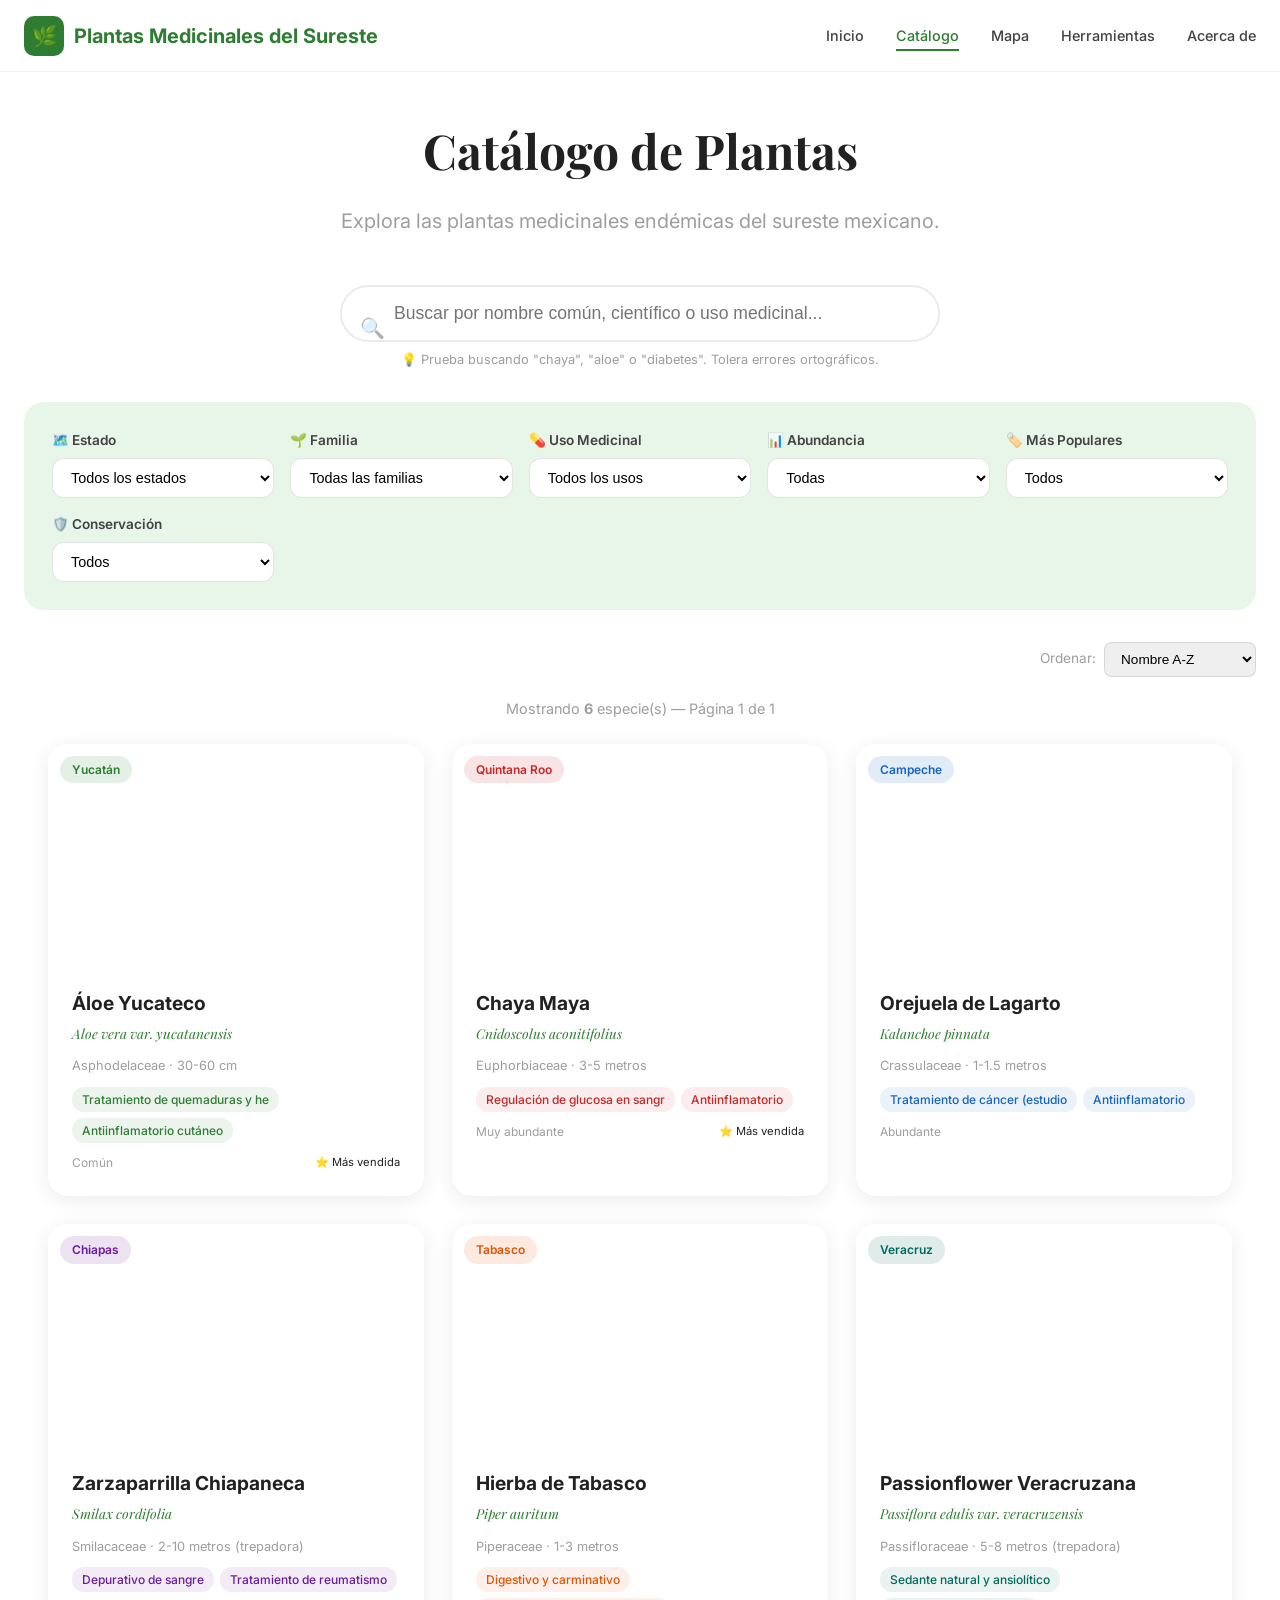
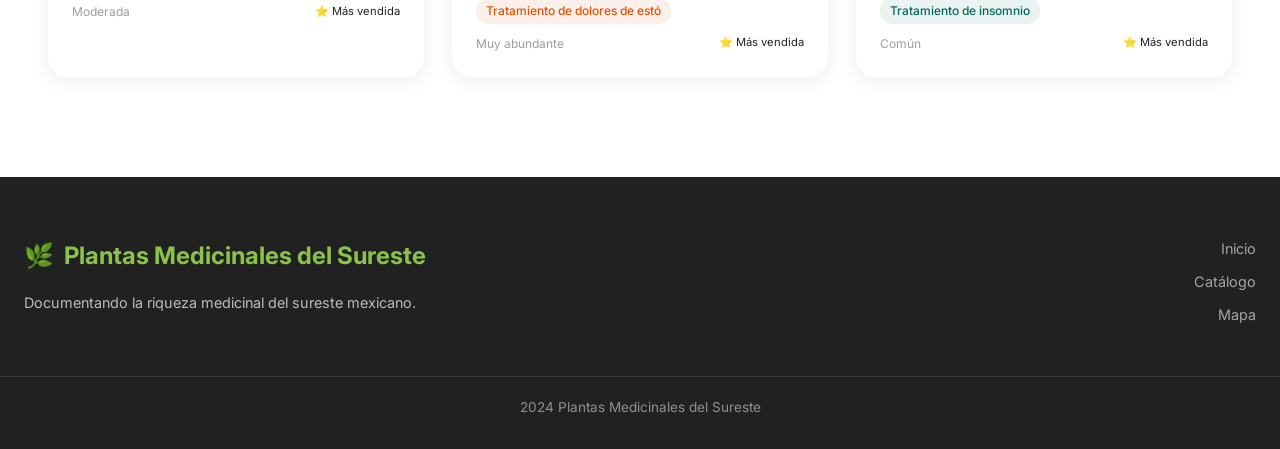
<file: pages/catalogo.html>
<!DOCTYPE html>
<html lang="es">
<head>
  <meta charset="UTF-8">
  <meta name="viewport" content="width=device-width, initial-scale=1.0">
  <title>Catálogo - Plantas Medicinales del Sureste</title>
  <meta name="description" content="Catálogo de plantas medicinales endémicas del sureste mexicano con filtros avanzados.">
  
  <link rel="preconnect" href="https://fonts.googleapis.com">
  <link href="https://fonts.googleapis.com/css2?family=Inter:wght@300;400;500;600;700;800&family=Playfair+Display:wght@400;500;600;700&display=swap" rel="stylesheet">
  
  <link rel="stylesheet" href="../css/style.css">
  <link rel="stylesheet" href="../css/animations.css">
  
  <style>
    body { font-family: 'Inter', sans-serif; }
    .font-display { font-family: 'Playfair Display', serif; }
    
    /* Filtros */
    .filtros-panel {
      background: var(--color-estado-muy-claro);
      border-radius: var(--borde-radio-lg);
      padding: 28px;
      margin-bottom: 32px;
      transition: all 0.5s ease;
    }
    
    .filtros-grid {
      display: grid;
      grid-template-columns: repeat(auto-fit, minmax(200px, 1fr));
      gap: 16px;
    }
    
    .filtro-group label {
      display: block;
      font-size: 0.85rem;
      font-weight: 600;
      color: var(--gris-oscuro);
      margin-bottom: 6px;
    }
    
    .filtro-group select,
    .filtro-group input {
      width: 100%;
      padding: 10px 14px;
      border: 1px solid rgba(0,0,0,0.1);
      border-radius: var(--borde-radio);
      font-size: 0.9rem;
      background: var(--blanco);
      transition: var(--transicion-suave);
    }
    
    .filtro-group select:focus,
    .filtro-group input:focus {
      outline: none;
      border-color: var(--color-estado);
      box-shadow: 0 0 0 3px rgba(46, 125, 50, 0.1);
    }
    
    /* Buscador */
    .buscador-container {
      max-width: 600px;
      margin: 0 auto 32px;
      position: relative;
    }
    
    .buscador-input {
      width: 100%;
      padding: 16px 24px 16px 52px;
      font-size: 1.1rem;
      border: 2px solid rgba(0,0,0,0.08);
      border-radius: 50px;
      background: var(--blanco);
      transition: var(--transicion-suave);
    }
    
    .buscador-input:focus {
      outline: none;
      border-color: var(--color-estado);
      box-shadow: 0 0 0 4px rgba(46, 125, 50, 0.1), 0 8px 25px rgba(0,0,0,0.08);
    }
    
    .buscador-icono {
      position: absolute;
      left: 20px;
      top: 50%;
      transform: translateY(-50%);
      font-size: 1.25rem;
      opacity: 0.5;
    }
    
    .buscador-hint {
      text-align: center;
      font-size: 0.8rem;
      color: var(--gris-medio);
      margin-top: 8px;
    }
    
    /* Paginación */
    .paginacion {
      display: flex;
      justify-content: center;
      align-items: center;
      gap: 8px;
      margin-top: 40px;
      flex-wrap: wrap;
    }
    
    .paginacion-btn {
      padding: 10px 16px;
      border: 1px solid rgba(0,0,0,0.1);
      background: var(--blanco);
      border-radius: var(--borde-radio);
      cursor: pointer;
      font-size: 0.9rem;
      font-weight: 500;
      transition: var(--transicion-suave);
      color: var(--gris-oscuro);
    }
    
    .paginacion-btn:hover {
      background: var(--color-estado-muy-claro);
      border-color: var(--color-estado);
      color: var(--color-estado);
    }
    
    .paginacion-btn.activo {
      background: var(--color-estado);
      color: var(--blanco);
      border-color: var(--color-estado);
    }
    
    .paginacion-btn:disabled {
      opacity: 0.4;
      cursor: not-allowed;
    }
    
    /* Resultados info */
    .resultados-info {
      text-align: center;
      margin-bottom: 24px;
      color: var(--gris-medio);
      font-size: 0.9rem;
    }
    
    /* Sin resultados */
    .sin-resultados {
      text-align: center;
      padding: 60px 20px;
      color: var(--gris-medio);
    }
    
    .sin-resultados-icono {
      font-size: 4rem;
      margin-bottom: 16px;
      opacity: 0.5;
    }
    
    /* Decoración estado */
    .decoracion-lateral {
      position: fixed;
      right: -20px;
      top: 50%;
      transform: translateY(-50%);
      width: 100px;
      height: 400px;
      opacity: 0;
      pointer-events: none;
      z-index: 0;
      transition: opacity 0.8s ease;
      font-size: 6rem;
      display: flex;
      align-items: center;
      justify-content: center;
      filter: blur(1px);
    }
    
    .decoracion-lateral.visible {
      opacity: 0.08;
    }
    
    /* Cuerpo decorativo */
    body.tema-activo .seccion {
      position: relative;
      z-index: 1;
    }
    
    /* Ordenar */
    .ordenar-container {
      display: flex;
      justify-content: flex-end;
      gap: 8px;
      margin-bottom: 20px;
      align-items: center;
    }
    
    .ordenar-label {
      font-size: 0.85rem;
      color: var(--gris-medio);
    }
    
    @media (max-width: 768px) {
      .decoracion-lateral {
        display: none;
      }
      .filtros-grid {
        grid-template-columns: 1fr;
      }
    }
  </style>
</head>
<body>

  <!-- Header -->
  <header class="header">
    <div class="contenedor">
      <a href="../index.html" class="logo">
        <div class="logo-icono">🌿</div>
        <span>Plantas Medicinales del Sureste</span>
      </a>
      
      <nav class="nav">
        <a href="../index.html">Inicio</a>
        <a href="catalogo.html" class="activo">Catálogo</a>
        <a href="mapa.html">Mapa</a>
        <a href="herramientas.html">Herramientas</a>
        <a href="acerca_de.html">Acerca de</a>
      </nav>
      
      <button class="menu-toggle" aria-label="Menú">☰</button>
    </div>
  </header>

  <!-- Decoración lateral por estado -->
  <div class="decoracion-lateral" id="decoracionLateral"></div>

  <!-- Contenido principal -->
  <main style="padding-top: calc(var(--header-altura) + 40px); min-height: 100vh;">
    <div class="contenedor">
      
      <!-- Título -->
      <div style="text-align: center; margin-bottom: 40px;">
        <h1 class="titulo-seccion reveal font-display">Catálogo de Plantas</h1>
        <p class="subtitulo-seccion reveal">
          Explora las plantas medicinales endémicas del sureste mexicano.
        </p>
      </div>
      
      <!-- Buscador -->
      <div class="buscador-container reveal delay-1">
        <span class="buscador-icono">🔍</span>
        <input type="text" 
               class="buscador-input" 
               id="buscadorCatalogo" 
               placeholder="Buscar por nombre común, científico o uso medicinal..."
               autocomplete="off">
        <p class="buscador-hint">💡 Prueba buscando "chaya", "aloe" o "diabetes". Tolera errores ortográficos.</p>
      </div>
      
      <!-- Filtros -->
      <div class="filtros-panel reveal delay-2" id="filtrosPanel">
        <div class="filtros-grid">
          <div class="filtro-group">
            <label>🗺️ Estado</label>
            <select id="filtroEstado">
              <option value="">Todos los estados</option>
              <option value="yucatan">Yucatán</option>
              <option value="qroo">Quintana Roo</option>
              <option value="campeche">Campeche</option>
              <option value="chiapas">Chiapas</option>
              <option value="tabasco">Tabasco</option>
              <option value="veracruz">Veracruz</option>
            </select>
          </div>
          
          <div class="filtro-group">
            <label>🌱 Familia</label>
            <select id="filtroFamilia">
              <option value="">Todas las familias</option>
            </select>
          </div>
          
          <div class="filtro-group">
            <label>💊 Uso Medicinal</label>
            <select id="filtroUso">
              <option value="">Todos los usos</option>
              <option value="digestivo">Digestivo</option>
              <option value="antiinflamatorio">Antiinflamatorio</option>
              <option value="cicatrizante">Cicatrizante</option>
              <option value="sedante">Sedante/Ansiolítico</option>
              <option value="diabetes">Diabetes</option>
              <option value="dermatologico">Dermatológico</option>
              <option value="reumatismo">Reumatismo</option>
            </select>
          </div>
          
          <div class="filtro-group">
            <label>📊 Abundancia</label>
            <select id="filtroAbundancia">
              <option value="">Todas</option>
              <option value="Muy abundante">Muy abundante</option>
              <option value="Abundante">Abundante</option>
              <option value="Común">Común</option>
              <option value="Moderada">Moderada</option>
              <option value="Escasa">Escasa</option>
            </select>
          </div>
          
          <div class="filtro-group">
            <label>🏷️ Más Populares</label>
            <select id="filtroPopular">
              <option value="">Todos</option>
              <option value="populares">Más populares</option>
              <option value="mas_vendidas">Más vendidas</option>
            </select>
          </div>
          
          <div class="filtro-group">
            <label>🛡️ Conservación</label>
            <select id="filtroConservacion">
              <option value="">Todos</option>
              <option value="LC">Preocupación menor (LC)</option>
              <option value="NT">Casi amenazada (NT)</option>
              <option value="VU">Vulnerable (VU)</option>
            </select>
          </div>
        </div>
      </div>
      
      <!-- Ordenar y resultados -->
      <div class="ordenar-container">
        <span class="ordenar-label">Ordenar:</span>
        <select id="ordenarPor" style="padding: 8px 12px; border: 1px solid rgba(0,0,0,0.1); border-radius: 8px; font-size: 0.85rem;">
          <option value="nombre">Nombre A-Z</option>
          <option value="nombre_desc">Nombre Z-A</option>
          <option value="estado">Estado</option>
          <option value="fecha">Fecha de registro</option>
        </select>
      </div>
      
      <div class="resultados-info" id="resultadosInfo"></div>
      
      <!-- Grid de plantas -->
      <div class="catalogo-grid" id="catalogoGrid">
        <div class="sin-resultados">
          <div class="sin-resultados-icono">🌿</div>
          <p>Cargando plantas...</p>
        </div>
      </div>
      
      <!-- Paginación -->
      <div class="paginacion" id="paginacion"></div>
      
    </div>
  </main>

  <!-- Footer -->
  <footer class="footer" style="margin-top: 60px;">
    <div class="footer-grid" style="grid-template-columns: 1fr 1fr; gap: 20px; padding: 0 24px;">
      <div>
        <div class="footer-logo"><span>🌿</span> Plantas Medicinales del Sureste</div>
        <p class="footer-desc">Documentando la riqueza medicinal del sureste mexicano.</p>
      </div>
      <div style="text-align: right;">
        <div class="footer-links">
          <a href="../index.html">Inicio</a>
          <a href="catalogo.html">Catálogo</a>
          <a href="mapa.html">Mapa</a>
        </div>
      </div>
    </div>
    <div class="footer-bottom">
      <p> 2024 Plantas Medicinales del Sureste</p>
    </div>
  </footer>

  <script src="../js/main.js"></script>
  <script src="../js/catalogo.js"></script>
</body>
</html>
</file>
<file: css/style.css>
/* ============================================
   PLANTAS MEDICINALES DEL SURESTE
   Hoja de estilos principal
   ============================================ */

/* --- Reset y variables --- */
:root {
  /* Colores base */
  --verde-principal: #2E7D32;
  --verde-oscuro: #1B5E20;
  --verde-claro: #A5D6A7;
  --verde-muy-claro: #E8F5E9;
  --verde-lima: #8BC34A;
  --blanco: #FFFFFF;
  --gris-claro: #F5F5F5;
  --gris-medio: #9E9E9E;
  --gris-oscuro: #424242;
  --negro: #212121;
  
  /* Colores de estado (dinámicos por JS) */
  --color-estado: var(--verde-principal);
  --color-estado-claro: var(--verde-claro);
  --color-estado-muy-claro: var(--verde-muy-claro);
  
  /* Tipografía */
  --fuente-principal: 'Segoe UI', system-ui, -apple-system, sans-serif;
  --fuente-display: 'Georgia', 'Times New Roman', serif;
  
  /* Espaciado */
  --header-altura: 72px;
  --seccion-padding: 80px 0;
  --contenedor-max: 1280px;
  
  /* Bordes */
  --borde-radio: 12px;
  --borde-radio-lg: 20px;
  --borde-radio-sm: 8px;
  
  /* Sombras */
  --sombra-suave: 0 4px 20px rgba(0,0,0,0.08);
  --sombra-media: 0 8px 30px rgba(0,0,0,0.12);
  --sombra-fuerte: 0 12px 40px rgba(0,0,0,0.18);
  
  /* Transiciones */
  --transicion-suave: all 0.3s cubic-bezier(0.4, 0, 0.2, 1);
}

* {
  margin: 0;
  padding: 0;
  box-sizing: border-box;
}

html {
  scroll-behavior: smooth;
}

body {
  font-family: var(--fuente-principal);
  color: var(--negro);
  background: var(--blanco);
  line-height: 1.6;
  overflow-x: hidden;
}

a {
  text-decoration: none;
  color: inherit;
}

ul {
  list-style: none;
}

img {
  max-width: 100%;
  height: auto;
  display: block;
}

/* --- Utilidades --- */
.contenedor {
  max-width: var(--contenedor-max);
  margin: 0 auto;
  padding: 0 24px;
}

.seccion {
  padding: var(--seccion-padding);
}

.titulo-seccion {
  font-size: clamp(2rem, 4vw, 3rem);
  font-weight: 700;
  color: var(--negro);
  margin-bottom: 1rem;
  text-align: center;
}

.subtitulo-seccion {
  font-size: clamp(1rem, 2vw, 1.25rem);
  color: var(--gris-medio);
  text-align: center;
  max-width: 600px;
  margin: 0 auto 3rem;
}

.btn-principal {
  display: inline-flex;
  align-items: center;
  gap: 8px;
  padding: 14px 32px;
  background: var(--color-estado);
  color: var(--blanco);
  border: none;
  border-radius: var(--borde-radio);
  font-size: 1rem;
  font-weight: 600;
  cursor: pointer;
  transition: var(--transicion-suave);
  box-shadow: 0 4px 15px rgba(46, 125, 50, 0.3);
}

.btn-principal:hover {
  transform: translateY(-2px);
  box-shadow: 0 6px 20px rgba(46, 125, 50, 0.4);
  filter: brightness(1.1);
}

.btn-secundario {
  display: inline-flex;
  align-items: center;
  gap: 8px;
  padding: 14px 32px;
  background: transparent;
  color: var(--color-estado);
  border: 2px solid var(--color-estado);
  border-radius: var(--borde-radio);
  font-size: 1rem;
  font-weight: 600;
  cursor: pointer;
  transition: var(--transicion-suave);
}

.btn-secundario:hover {
  background: var(--color-estado);
  color: var(--blanco);
}

.badge {
  display: inline-block;
  padding: 4px 12px;
  background: var(--color-estado-muy-claro);
  color: var(--color-estado);
  border-radius: 20px;
  font-size: 0.75rem;
  font-weight: 600;
}

/* --- Header/Navbar --- */
.header {
  position: fixed;
  top: 0;
  left: 0;
  right: 0;
  height: var(--header-altura);
  background: rgba(255, 255, 255, 0.95);
  backdrop-filter: blur(20px);
  -webkit-backdrop-filter: blur(20px);
  z-index: 1000;
  border-bottom: 1px solid rgba(0,0,0,0.05);
  transition: var(--transicion-suave);
}

.header-scrolled {
  box-shadow: 0 2px 20px rgba(0,0,0,0.08);
}

.header .contenedor {
  display: flex;
  align-items: center;
  justify-content: space-between;
  height: 100%;
}

.logo {
  display: flex;
  align-items: center;
  gap: 10px;
  font-weight: 700;
  font-size: 1.25rem;
  color: var(--color-estado);
}

.logo-icono {
  width: 40px;
  height: 40px;
  background: var(--color-estado);
  border-radius: 10px;
  display: flex;
  align-items: center;
  justify-content: center;
  color: white;
  font-size: 1.25rem;
}

.nav {
  display: flex;
  align-items: center;
  gap: 32px;
}

.nav a {
  font-size: 0.9rem;
  font-weight: 500;
  color: var(--gris-oscuro);
  transition: var(--transicion-suave);
  position: relative;
}

.nav a::after {
  content: '';
  position: absolute;
  bottom: -4px;
  left: 0;
  width: 0;
  height: 2px;
  background: var(--color-estado);
  transition: width 0.3s ease;
}

.nav a:hover {
  color: var(--color-estado);
}

.nav a:hover::after {
  width: 100%;
}

.nav a.activo {
  color: var(--color-estado);
}

.nav a.activo::after {
  width: 100%;
}

.menu-toggle {
  display: none;
  background: none;
  border: none;
  font-size: 1.5rem;
  cursor: pointer;
  color: var(--gris-oscuro);
}

/* --- Hero Aurora Boreal --- */
.hero {
  position: relative;
  min-height: 100vh;
  display: flex;
  align-items: center;
  overflow: hidden;
  background: var(--negro);
}

.aurora-bg {
  position: absolute;
  inset: 0;
  background: 
    radial-gradient(ellipse at 20% 50%, rgba(46, 125, 50, 0.4) 0%, transparent 50%),
    radial-gradient(ellipse at 80% 20%, rgba(139, 195, 74, 0.3) 0%, transparent 50%),
    radial-gradient(ellipse at 50% 80%, rgba(76, 175, 80, 0.25) 0%, transparent 50%),
    radial-gradient(ellipse at 30% 30%, rgba(129, 199, 132, 0.2) 0%, transparent 40%),
    linear-gradient(135deg, #1a1a2e 0%, #16213e 40%, #0f3460 70%, #1a1a2e 100%);
  animation: aurora-flow 8s ease-in-out infinite alternate;
}

.aurora-stars {
  position: absolute;
  inset: 0;
  background-image: 
    radial-gradient(2px 2px at 20px 30px, rgba(255,255,255,0.8), transparent),
    radial-gradient(2px 2px at 40px 70px, rgba(255,255,255,0.6), transparent),
    radial-gradient(1px 1px at 90px 40px, rgba(255,255,255,0.9), transparent),
    radial-gradient(2px 2px at 160px 120px, rgba(255,255,255,0.5), transparent),
    radial-gradient(1px 1px at 200px 80px, rgba(255,255,255,0.7), transparent),
    radial-gradient(2px 2px at 250px 50px, rgba(255,255,255,0.6), transparent),
    radial-gradient(1px 1px at 300px 150px, rgba(255,255,255,0.8), transparent),
    radial-gradient(2px 2px at 350px 90px, rgba(255,255,255,0.5), transparent),
    radial-gradient(1px 1px at 400px 60px, rgba(255,255,255,0.9), transparent),
    radial-gradient(2px 2px at 450px 130px, rgba(255,255,255,0.6), transparent);
  background-size: 500px 200px;
  animation: twinkle 4s ease-in-out infinite alternate;
}

.aurora-ondas {
  position: absolute;
  inset: 0;
  overflow: hidden;
}

.aurora-onda {
  position: absolute;
  width: 200%;
  height: 200%;
  border-radius: 50%;
  opacity: 0.15;
  animation: aurora-rotate 20s linear infinite;
}

.aurora-onda:nth-child(1) {
  background: radial-gradient(circle, rgba(46, 125, 50, 0.5), transparent 60%);
  top: -50%;
  left: -50%;
  animation-duration: 25s;
}

.aurora-onda:nth-child(2) {
  background: radial-gradient(circle, rgba(139, 195, 74, 0.4), transparent 60%);
  top: -30%;
  left: -30%;
  animation-duration: 30s;
  animation-direction: reverse;
}

.aurora-onda:nth-child(3) {
  background: radial-gradient(circle, rgba(76, 175, 80, 0.3), transparent 60%);
  top: -60%;
  left: -20%;
  animation-duration: 22s;
}

.hero-contenido {
  position: relative;
  z-index: 10;
  width: 100%;
  padding: 120px 0 80px;
}

.hero-grid {
  display: grid;
  grid-template-columns: 1fr 1fr;
  gap: 60px;
  align-items: center;
  max-width: var(--contenedor-max);
  margin: 0 auto;
  padding: 0 24px;
}

.hero-texto h1 {
  font-size: clamp(2.5rem, 5vw, 4.5rem);
  font-weight: 800;
  color: var(--blanco);
  line-height: 1.1;
  margin-bottom: 1.5rem;
  text-shadow: 0 4px 30px rgba(0,0,0,0.3);
}

.hero-texto h1 span {
  background: linear-gradient(135deg, #8BC34A, #A5D6A7, #C8E6C9);
  -webkit-background-clip: text;
  -webkit-text-fill-color: transparent;
  background-clip: text;
  animation: shimmer 3s ease-in-out infinite;
  background-size: 200% 100%;
}

.hero-texto p {
  font-size: clamp(1.1rem, 2vw, 1.35rem);
  color: rgba(255,255,255,0.85);
  max-width: 500px;
  margin-bottom: 2.5rem;
  line-height: 1.7;
}

.hero-botones {
  display: flex;
  gap: 16px;
  flex-wrap: wrap;
}

.hero-visual {
  position: relative;
  height: 500px;
  display: flex;
  align-items: center;
  justify-content: center;
}

.hero-carrusel {
  position: relative;
  width: 380px;
  height: 450px;
}

.hero-imagen {
  position: absolute;
  width: 100%;
  height: 100%;
  border-radius: var(--borde-radio-lg);
  overflow: hidden;
  opacity: 0;
  transform: scale(0.9);
  transition: all 0.8s cubic-bezier(0.4, 0, 0.2, 1);
  box-shadow: 0 20px 60px rgba(0,0,0,0.4);
}

.hero-imagen.activa {
  opacity: 1;
  transform: scale(1);
}

.hero-imagen img {
  width: 100%;
  height: 100%;
  object-fit: cover;
}

.hero-imagen-overlay {
  position: absolute;
  inset: 0;
  background: linear-gradient(to top, rgba(0,0,0,0.6) 0%, transparent 50%);
}

.hero-imagen-nombre {
  position: absolute;
  bottom: 20px;
  left: 20px;
  right: 20px;
  color: white;
  font-size: 1.1rem;
  font-weight: 600;
}

.hero-indicadores {
  position: absolute;
  bottom: -40px;
  left: 50%;
  transform: translateX(-50%);
  display: flex;
  gap: 8px;
}

.hero-indicador {
  width: 10px;
  height: 10px;
  border-radius: 50%;
  background: rgba(255,255,255,0.3);
  cursor: pointer;
  transition: var(--transicion-suave);
}

.hero-indicador.activo {
  background: var(--verde-lima);
  width: 30px;
  border-radius: 5px;
}

/* --- Sección Categorías (Inicio) --- */
.categorias {
  background: var(--blanco);
  padding: var(--seccion-padding);
}

.categorias-grid {
  display: grid;
  grid-template-columns: repeat(auto-fit, minmax(280px, 1fr));
  gap: 24px;
  max-width: var(--contenedor-max);
  margin: 0 auto;
  padding: 0 24px;
}

.categoria-card {
  position: relative;
  padding: 40px 30px;
  background: var(--blanco);
  border-radius: var(--borde-radio-lg);
  border: 1px solid rgba(0,0,0,0.06);
  box-shadow: var(--sombra-suave);
  transition: var(--transicion-suave);
  cursor: pointer;
  overflow: hidden;
}

.categoria-card::before {
  content: '';
  position: absolute;
  top: 0;
  left: 0;
  right: 0;
  height: 4px;
  background: var(--color-estado);
  transform: scaleX(0);
  transition: transform 0.3s ease;
}

.categoria-card:hover {
  transform: translateY(-8px);
  box-shadow: var(--sombra-fuerte);
}

.categoria-card:hover::before {
  transform: scaleX(1);
}

.categoria-icono {
  width: 60px;
  height: 60px;
  border-radius: var(--borde-radio);
  background: var(--color-estado-muy-claro);
  display: flex;
  align-items: center;
  justify-content: center;
  font-size: 1.75rem;
  margin-bottom: 20px;
  transition: var(--transicion-suave);
}

.categoria-card:hover .categoria-icono {
  background: var(--color-estado);
  color: var(--blanco);
  transform: scale(1.1);
}

.categoria-card h3 {
  font-size: 1.25rem;
  font-weight: 700;
  margin-bottom: 12px;
  color: var(--negro);
}

.categoria-card p {
  font-size: 0.95rem;
  color: var(--gris-medio);
  line-height: 1.6;
}

/* --- Sección Estadísticas --- */
.estadisticas {
  background: var(--color-estado-muy-claro);
  padding: var(--seccion-padding);
}

.estadisticas-grid {
  display: grid;
  grid-template-columns: repeat(auto-fit, minmax(200px, 1fr));
  gap: 32px;
  max-width: var(--contenedor-max);
  margin: 0 auto;
  padding: 0 24px;
}

.estadistica-item {
  text-align: center;
  padding: 30px;
  background: var(--blanco);
  border-radius: var(--borde-radio);
  box-shadow: var(--sombra-suave);
  transition: var(--transicion-suave);
}

.estadistica-item:hover {
  transform: translateY(-4px);
  box-shadow: var(--sombra-media);
}

.estadistica-numero {
  font-size: 3rem;
  font-weight: 800;
  color: var(--color-estado);
  line-height: 1;
  margin-bottom: 8px;
}

.estadistica-label {
  font-size: 0.9rem;
  color: var(--gris-medio);
  font-weight: 500;
}

/* --- Sección Catálogo Preview --- */
.catalogo-preview {
  background: var(--blanco);
  padding: var(--seccion-padding);
}

.catalogo-grid {
  display: grid;
  grid-template-columns: repeat(auto-fill, minmax(300px, 1fr));
  gap: 28px;
  max-width: var(--contenedor-max);
  margin: 0 auto;
  padding: 0 24px;
}

.planta-card {
  position: relative;
  background: var(--blanco);
  border-radius: var(--borde-radio-lg);
  overflow: hidden;
  box-shadow: var(--sombra-suave);
  transition: var(--transicion-suave);
  cursor: pointer;
}

.planta-card:hover {
  transform: translateY(-8px);
  box-shadow: var(--sombra-fuerte);
}

.planta-card-imagen {
  height: 220px;
  overflow: hidden;
  position: relative;
}

.planta-card-imagen img {
  width: 100%;
  height: 100%;
  object-fit: cover;
  transition: transform 0.5s ease;
}

.planta-card:hover .planta-card-imagen img {
  transform: scale(1.1);
}

.planta-card-badge {
  position: absolute;
  top: 12px;
  left: 12px;
}

.planta-card-body {
  padding: 24px;
}

.planta-card-nombre {
  font-size: 1.2rem;
  font-weight: 700;
  color: var(--negro);
  margin-bottom: 4px;
}

.planta-card-cientifico {
  font-size: 0.85rem;
  font-style: italic;
  color: var(--color-estado);
  margin-bottom: 12px;
}

.planta-card-tags {
  display: flex;
  flex-wrap: wrap;
  gap: 6px;
}

.planta-card-tag {
  padding: 3px 10px;
  background: var(--color-estado-muy-claro);
  color: var(--color-estado);
  border-radius: 12px;
  font-size: 0.75rem;
  font-weight: 500;
}

/* --- Sección Mapa Preview --- */
.mapa-preview {
  background: var(--gris-claro);
  padding: var(--seccion-padding);
}

.mapa-container-preview {
  max-width: var(--contenedor-max);
  margin: 0 auto;
  padding: 0 24px;
}

.mapa-wrapper {
  position: relative;
  border-radius: var(--borde-radio-lg);
  overflow: hidden;
  box-shadow: var(--sombra-media);
}

.mapa-placeholder {
  width: 100%;
  height: 500px;
  background: #e8f5e9;
  display: flex;
  align-items: center;
  justify-content: center;
  font-size: 1.25rem;
  color: var(--gris-medio);
}

.mapa-overlay {
  position: absolute;
  bottom: 0;
  left: 0;
  right: 0;
  padding: 40px;
  background: linear-gradient(to top, rgba(0,0,0,0.8), transparent);
  color: var(--blanco);
}

.mapa-overlay h3 {
  font-size: 1.5rem;
  font-weight: 700;
  margin-bottom: 8px;
}

/* --- Sección Historia --- */
.historia {
  background: var(--blanco);
  padding: var(--seccion-padding);
}

.historia-grid {
  display: grid;
  grid-template-columns: 1fr 1fr;
  gap: 60px;
  max-width: var(--contenedor-max);
  margin: 0 auto;
  padding: 0 24px;
  align-items: center;
}

.historia-imagen {
  position: relative;
  border-radius: var(--borde-radio-lg);
  overflow: hidden;
  box-shadow: var(--sombra-media);
}

.historia-imagen img {
  width: 100%;
  height: 400px;
  object-fit: cover;
}

.historia-contenido h2 {
  font-size: 2.5rem;
  font-weight: 700;
  margin-bottom: 20px;
  color: var(--negro);
}

.historia-contenido p {
  font-size: 1.05rem;
  color: var(--gris-oscuro);
  line-height: 1.8;
  margin-bottom: 16px;
}

/* --- Footer --- */
.footer {
  background: var(--negro);
  color: var(--blanco);
  padding: 60px 0 30px;
}

.footer-grid {
  display: grid;
  grid-template-columns: 2fr 1fr 1fr 1fr;
  gap: 40px;
  max-width: var(--contenedor-max);
  margin: 0 auto;
  padding: 0 24px;
}

.footer-logo {
  font-size: 1.5rem;
  font-weight: 700;
  color: var(--verde-lima);
  margin-bottom: 16px;
  display: flex;
  align-items: center;
  gap: 10px;
}

.footer-desc {
  font-size: 0.9rem;
  color: rgba(255,255,255,0.7);
  line-height: 1.7;
}

.footer h4 {
  font-size: 1rem;
  font-weight: 600;
  margin-bottom: 20px;
  color: var(--blanco);
}

.footer-links a {
  display: block;
  font-size: 0.9rem;
  color: rgba(255,255,255,0.6);
  margin-bottom: 10px;
  transition: color 0.3s ease;
}

.footer-links a:hover {
  color: var(--verde-lima);
}

.footer-bottom {
  border-top: 1px solid rgba(255,255,255,0.1);
  margin-top: 40px;
  padding-top: 20px;
  text-align: center;
  font-size: 0.85rem;
  color: rgba(255,255,255,0.5);
}

/* --- Responsive --- */
@media (max-width: 1024px) {
  .hero-grid {
    grid-template-columns: 1fr;
    text-align: center;
  }
  
  .hero-texto p {
    margin-left: auto;
    margin-right: auto;
  }
  
  .hero-botones {
    justify-content: center;
  }
  
  .hero-visual {
    height: 350px;
  }
  
  .hero-carrusel {
    width: 280px;
    height: 320px;
  }
  
  .historia-grid {
    grid-template-columns: 1fr;
  }
  
  .footer-grid {
    grid-template-columns: 1fr 1fr;
  }
}

@media (max-width: 768px) {
  .nav {
    position: fixed;
    top: var(--header-altura);
    left: 0;
    right: 0;
    background: var(--blanco);
    flex-direction: column;
    padding: 20px;
    gap: 16px;
    box-shadow: var(--sombra-media);
    transform: translateY(-150%);
    transition: transform 0.3s ease;
    z-index: 999;
  }
  
  .nav.activo {
    transform: translateY(0);
  }
  
  .menu-toggle {
    display: block;
  }
  
  .hero {
    min-height: auto;
    padding: 100px 0 60px;
  }
  
  .footer-grid {
    grid-template-columns: 1fr;
    gap: 30px;
  }
  
  .categorias-grid {
    grid-template-columns: 1fr;
  }
  
  .catalogo-grid {
    grid-template-columns: 1fr;
  }
  
  .estadisticas-grid {
    grid-template-columns: repeat(2, 1fr);
  }
}

@media (max-width: 480px) {
  .estadisticas-grid {
    grid-template-columns: 1fr;
  }
  
  .hero-carrusel {
    width: 240px;
    height: 280px;
  }
}
</file>
<file: css/animations.css>
/* ============================================
   ANIMACIONES
   ============================================ */

/* --- Aurora Boreal --- */
@keyframes aurora-flow {
  0% {
    background-position: 0% 50%;
    filter: hue-rotate(0deg);
  }
  50% {
    background-position: 100% 50%;
    filter: hue-rotate(10deg);
  }
  100% {
    background-position: 0% 50%;
    filter: hue-rotate(0deg);
  }
}

@keyframes twinkle {
  0% { opacity: 0.3; }
  50% { opacity: 1; }
  100% { opacity: 0.5; }
}

@keyframes aurora-rotate {
  0% { transform: rotate(0deg); }
  100% { transform: rotate(360deg); }
}

@keyframes shimmer {
  0% { background-position: -200% center; }
  50% { background-position: 0% center; }
  100% { background-position: 200% center; }
}

/* --- Entradas --- */
@keyframes fadeInUp {
  from {
    opacity: 0;
    transform: translateY(40px);
  }
  to {
    opacity: 1;
    transform: translateY(0);
  }
}

@keyframes fadeInDown {
  from {
    opacity: 0;
    transform: translateY(-40px);
  }
  to {
    opacity: 1;
    transform: translateY(0);
  }
}

@keyframes fadeInLeft {
  from {
    opacity: 0;
    transform: translateX(-60px);
  }
  to {
    opacity: 1;
    transform: translateX(0);
  }
}

@keyframes fadeInRight {
  from {
    opacity: 0;
    transform: translateX(60px);
  }
  to {
    opacity: 1;
    transform: translateX(0);
  }
}

@keyframes fadeIn {
  from { opacity: 0; }
  to { opacity: 1; }
}

@keyframes scaleIn {
  from {
    opacity: 0;
    transform: scale(0.8);
  }
  to {
    opacity: 1;
    transform: scale(1);
  }
}

/* --- Animaciones aplicables con clase --- */
.anim-fadeInUp {
  animation: fadeInUp 0.8s ease forwards;
  opacity: 0;
}

.anim-fadeInDown {
  animation: fadeInDown 0.8s ease forwards;
  opacity: 0;
}

.anim-fadeInLeft {
  animation: fadeInLeft 0.8s ease forwards;
  opacity: 0;
}

.anim-fadeInRight {
  animation: fadeInRight 0.8s ease forwards;
  opacity: 0;
}

.anim-fadeIn {
  animation: fadeIn 0.6s ease forwards;
  opacity: 0;
}

.anim-scaleIn {
  animation: scaleIn 0.6s ease forwards;
  opacity: 0;
}

/* Delays */
.delay-1 { animation-delay: 0.1s; }
.delay-2 { animation-delay: 0.2s; }
.delay-3 { animation-delay: 0.3s; }
.delay-4 { animation-delay: 0.4s; }
.delay-5 { animation-delay: 0.5s; }
.delay-6 { animation-delay: 0.6s; }
.delay-7 { animation-delay: 0.7s; }
.delay-8 { animation-delay: 0.8s; }

/* --- Scroll Reveal --- */
.reveal {
  opacity: 0;
  transform: translateY(30px);
  transition: opacity 0.8s ease, transform 0.8s ease;
}

.reveal.visible {
  opacity: 1;
  transform: translateY(0);
}

.reveal-left {
  opacity: 0;
  transform: translateX(-50px);
  transition: opacity 0.8s ease, transform 0.8s ease;
}

.reveal-left.visible {
  opacity: 1;
  transform: translateX(0);
}

.reveal-right {
  opacity: 0;
  transform: translateX(50px);
  transition: opacity 0.8s ease, transform 0.8s ease;
}

.reveal-right.visible {
  opacity: 1;
  transform: translateX(0);
}

.reveal-scale {
  opacity: 0;
  transform: scale(0.9);
  transition: opacity 0.8s ease, transform 0.8s ease;
}

.reveal-scale.visible {
  opacity: 1;
  transform: scale(1);
}

/* --- Floating --- */
@keyframes float {
  0%, 100% { transform: translateY(0px); }
  50% { transform: translateY(-15px); }
}

.floating {
  animation: float 4s ease-in-out infinite;
}

/* --- Pulse --- */
@keyframes pulse {
  0%, 100% { 
    transform: scale(1);
    box-shadow: 0 0 0 0 rgba(46, 125, 50, 0.4);
  }
  50% { 
    transform: scale(1.02);
    box-shadow: 0 0 20px 10px rgba(46, 125, 50, 0);
  }
}

.pulse {
  animation: pulse 2s infinite;
}

/* --- Rotación --- */
@keyframes spin {
  from { transform: rotate(0deg); }
  to { transform: rotate(360deg); }
}

.spin {
  animation: spin 10s linear infinite;
}

/* --- Bounce --- */
@keyframes bounce {
  0%, 20%, 50%, 80%, 100% { transform: translateY(0); }
  40% { transform: translateY(-20px); }
  60% { transform: translateY(-10px); }
}

.bounce {
  animation: bounce 2s infinite;
}

/* --- Slide In --- */
@keyframes slideInFromBottom {
  from {
    transform: translateY(100%);
    opacity: 0;
  }
  to {
    transform: translateY(0);
    opacity: 1;
  }
}

@keyframes slideInFromTop {
  from {
    transform: translateY(-100%);
    opacity: 0;
  }
  to {
    transform: translateY(0);
    opacity: 1;
  }
}

/* --- Loading Skeleton --- */
@keyframes skeleton {
  0% { background-position: -200% 0; }
  100% { background-position: 200% 0; }
}

.skeleton {
  background: linear-gradient(90deg, #f0f0f0 25%, #e0e0e0 50%, #f0f0f0 75%);
  background-size: 200% 100%;
  animation: skeleton 1.5s infinite;
}

/* --- Glassmorphism --- */
.glass {
  background: rgba(255, 255, 255, 0.15);
  backdrop-filter: blur(20px);
  -webkit-backdrop-filter: blur(20px);
  border: 1px solid rgba(255, 255, 255, 0.2);
  border-radius: var(--borde-radio);
}

.glass-dark {
  background: rgba(0, 0, 0, 0.4);
  backdrop-filter: blur(20px);
  -webkit-backdrop-filter: blur(20px);
  border: 1px solid rgba(255, 255, 255, 0.1);
  border-radius: var(--borde-radio);
}

/* --- Card Hover Effects --- */
.card-hover {
  transition: transform 0.3s ease, box-shadow 0.3s ease;
}

.card-hover:hover {
  transform: translateY(-8px);
  box-shadow: 0 20px 40px rgba(0,0,0,0.15);
}

/* --- Tooltip --- */
.tooltip {
  position: relative;
}

.tooltip::after {
  content: attr(data-tooltip);
  position: absolute;
  bottom: 100%;
  left: 50%;
  transform: translateX(-50%) translateY(8px);
  padding: 6px 12px;
  background: var(--negro);
  color: var(--blanco);
  font-size: 0.75rem;
  border-radius: 6px;
  white-space: nowrap;
  opacity: 0;
  pointer-events: none;
  transition: all 0.3s ease;
}

.tooltip:hover::after {
  opacity: 1;
  transform: translateX(-50%) translateY(0);
}

/* --- Gradient border --- */
.gradient-border {
  position: relative;
  background: var(--blanco);
  border-radius: var(--borde-radio-lg);
}

.gradient-border::before {
  content: '';
  position: absolute;
  inset: -2px;
  background: linear-gradient(135deg, var(--color-estado), var(--verde-lima));
  border-radius: calc(var(--borde-radio-lg) + 2px);
  z-index: -1;
  opacity: 0;
  transition: opacity 0.3s ease;
}

.gradient-border:hover::before {
  opacity: 1;
}

/* --- Progress bar animation --- */
@keyframes progressFill {
  from { width: 0%; }
}

.progress-animated {
  animation: progressFill 1.5s ease forwards;
}

/* --- Mapa controls --- */
.mapa-ctrl-bloqueado {
  position: relative;
}

.mapa-ctrl-bloqueado::after {
  content: 'Presiona Ctrl + clic para mover el mapa';
  position: absolute;
  top: 50%;
  left: 50%;
  transform: translate(-50%, -50%);
  padding: 12px 24px;
  background: rgba(0,0,0,0.8);
  color: white;
  border-radius: 8px;
  font-size: 0.85rem;
  z-index: 1000;
  pointer-events: none;
  opacity: 0;
  transition: opacity 0.3s ease;
}

.mapa-ctrl-bloqueado:hover::after {
  opacity: 1;
}

/* --- Scrollbar custom --- */
::-webkit-scrollbar {
  width: 8px;
}

::-webkit-scrollbar-track {
  background: var(--gris-claro);
}

::-webkit-scrollbar-thumb {
  background: var(--color-estado);
  border-radius: 4px;
}

::-webkit-scrollbar-thumb:hover {
  background: var(--verde-oscuro);
}

/* --- Catálogo filtros decorativos --- */
.decoracion-estado {
  position: fixed;
  right: 0;
  top: 50%;
  transform: translateY(-50%);
  width: 80px;
  height: 300px;
  opacity: 0.15;
  pointer-events: none;
  z-index: 1;
  transition: opacity 0.5s ease;
}

.decoracion-estado.visible {
  opacity: 0.25;
}

.decoracion-estado img {
  width: 100%;
  height: 100%;
  object-fit: contain;
}

/* --- Botón móvil mapa --- */
.btn-mapa-movil {
  display: none;
  position: fixed;
  bottom: 20px;
  right: 20px;
  z-index: 1000;
  padding: 14px 20px;
  background: var(--color-estado);
  color: white;
  border: none;
  border-radius: 50px;
  font-size: 0.85rem;
  font-weight: 600;
  box-shadow: 0 4px 15px rgba(0,0,0,0.3);
  cursor: pointer;
  align-items: center;
  gap: 6px;
}

@media (max-width: 768px) {
  .btn-mapa-movil {
    display: inline-flex;
  }
}

/* --- Loading spinner --- */
@keyframes spinner {
  0% { transform: rotate(0deg); }
  100% { transform: rotate(360deg); }
}

.spinner {
  width: 40px;
  height: 40px;
  border: 3px solid var(--gris-claro);
  border-top-color: var(--color-estado);
  border-radius: 50%;
  animation: spinner 0.8s linear infinite;
}

/* --- Glass cards --- */
.glass-card {
  background: rgba(255, 255, 255, 0.1);
  backdrop-filter: blur(15px);
  -webkit-backdrop-filter: blur(15px);
  border: 1px solid rgba(255, 255, 255, 0.2);
  border-radius: var(--borde-radio-lg);
  padding: 30px;
  transition: var(--transicion-suave);
}

.glass-card:hover {
  background: rgba(255, 255, 255, 0.2);
  transform: translateY(-4px);
  box-shadow: 0 15px 35px rgba(0,0,0,0.2);
}

/* --- Tabla comparativa --- */
.tabla-comparativa {
  width: 100%;
  border-collapse: collapse;
  border-radius: var(--borde-radio);
  overflow: hidden;
  box-shadow: var(--sombra-suave);
}

.tabla-comparativa th {
  background: var(--color-estado);
  color: var(--blanco);
  padding: 16px;
  text-align: left;
  font-weight: 600;
}

.tabla-comparativa td {
  padding: 14px 16px;
  border-bottom: 1px solid rgba(0,0,0,0.06);
}

.tabla-comparativa tr:nth-child(even) {
  background: var(--color-estado-muy-claro);
}

.tabla-comparativa tr:hover {
  background: rgba(46, 125, 50, 0.05);
}
</file>
